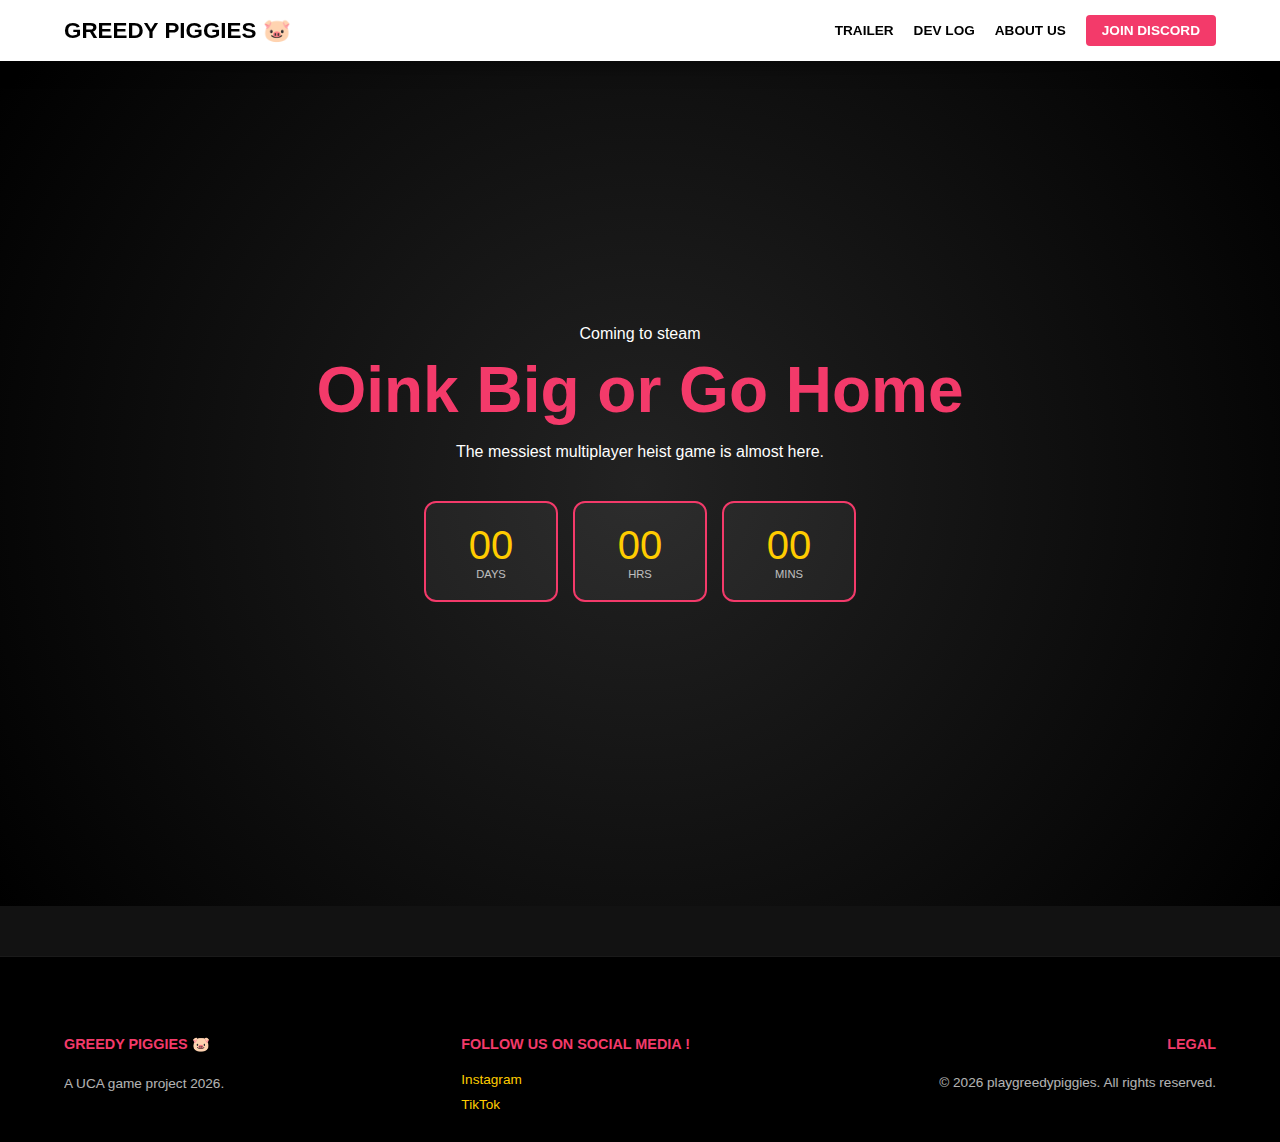
<file: index.html>
<!DOCTYPE html>
<html lang="en">
<head>
    <meta charset="UTF-8">
    <meta name="viewport" content="width=device-width, initial-scale=1.0">
    <title>Greedy Piggies | Home</title>
    <link rel="stylesheet" href="style.css">
</head>
<body>
   <nav>
    <a href="index.html" class="logo">GREEDY PIGGIES 🐷</a>
    
    <input type="checkbox" id="menu-toggle" class="menu-toggle">
    <label for="menu-toggle" class="hamburger">
        <span></span>
        <span></span>
        <span></span>
    </label>

    <div class="nav-links">
        <a href="trailer.html">Trailer</a>
        <a href="devlog.html">Dev Log</a>
        <a href="about.html">About Us</a>
        <a href="community.html" class="btn-nav">Join Discord</a>
    </div>
</nav> 
        
    <header class="hero">
        <div class="hero-content">
            <span class="badge">Coming to steam</span>
            <h1>Oink Big or Go Home</h1>
            <p>The messiest multiplayer heist game is almost here.</p>
            
            <div id="countdown">
                <div class="time-box"><span id="days">00</span><p>Days</p></div>
                <div class="time-box"><span id="hours">00</span><p>Hrs</p></div>
                <div class="time-box"><span id="mins">00</span><p>Mins</p></div>
            </div>
        </div>
    </header>
    <footer class="site-footer">
    <div class="footer-content">
        <div class="footer-section">
            <h4>Greedy Piggies 🐷</h4>
            <p>A UCA game project 2026.</p>
        </div>
        
        <div class="footer-section">
    <h4>Follow us on social media !</h4>
    <div class="social-icons">
        <a href="https://www.instagram.com/playgreedypiggies/" target="_blank" class="social-link">Instagram</a>
        <a href="https://www.tiktok.com/@playgreedypiggies?_r=1&_t=ZN-940TpQ4Ov70" target="_blank" class="social-link">TikTok</a>
    </div>
</div>

        <div class="footer-section">
            <h4>Legal</h4>
            <p>&copy; 2026 playgreedypiggies. All rights reserved.</p>
        </div>
    </div>
</footer>
    <script src="script.js"></script>
</body>
</html>
</file>
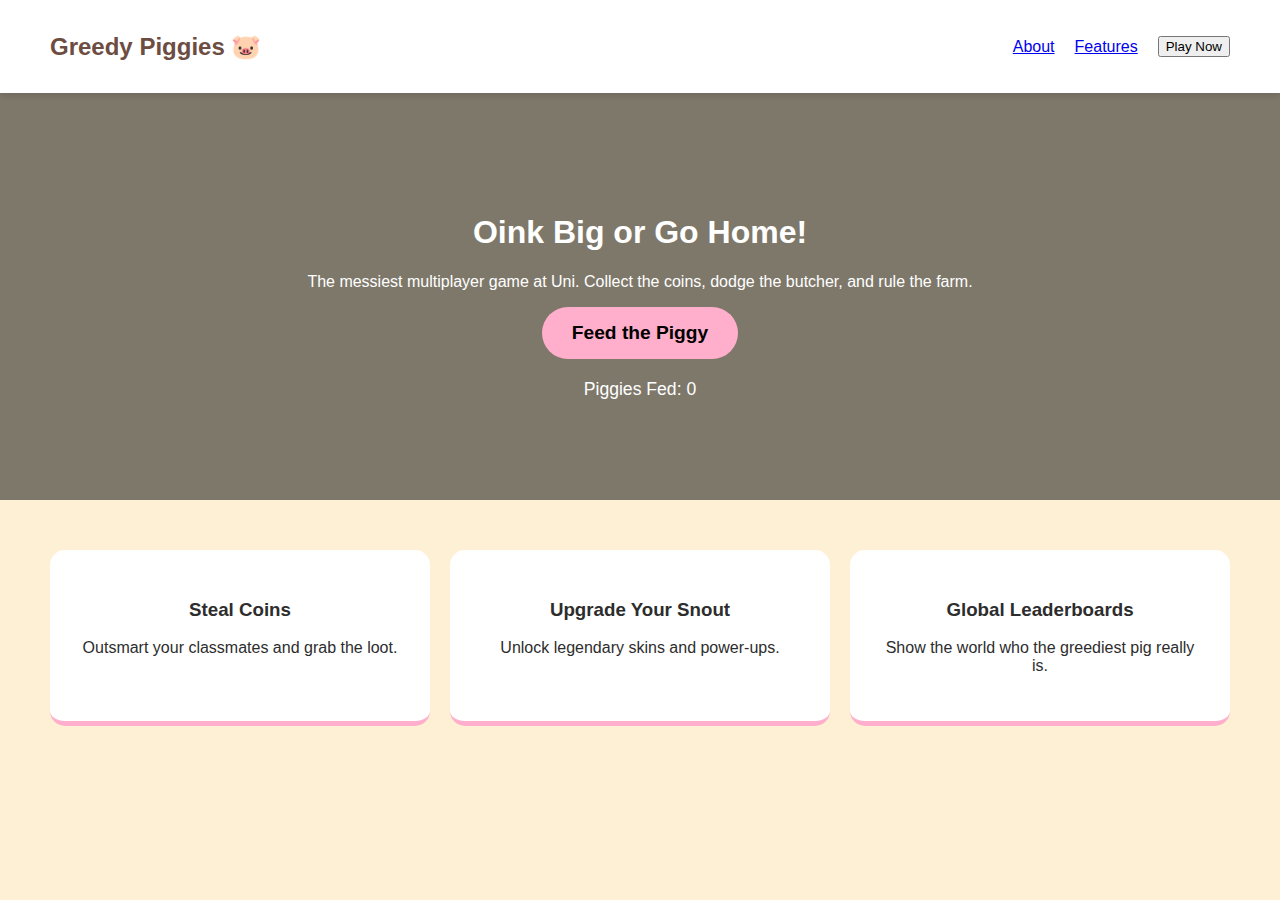
<file: .github/Website/index.html>
<!DOCTYPE html>
<html lang="en">
<head>
    <meta charset="UTF-8">
    <meta name="viewport" content="width=device-width, initial-scale=1.0">
    <title>Greedy Piggies | The Ultimate Heist</title>
    <link rel="stylesheet" href="style.css">
</head>
<body>
    <nav>
        <div class="logo">Greedy Piggies 🐷</div>
        <ul>
            <li><a href="#about">About</a></li>
            <li><a href="#features">Features</a></li>
            <li><button class="cta-nav">Play Now</button></li>
        </ul>
    </nav>

    <header class="hero">
        <h1>Oink Big or Go Home!</h1>
        <p>The messiest multiplayer game at Uni. Collect the coins, dodge the butcher, and rule the farm.</p>
        <button class="btn-main" onclick="piggyPop()">Feed the Piggy</button>
        <div id="counter-display">Piggies Fed: <span id="count">0</span></div>
    </header>

    <section id="features" class="grid">
        <div class="card">
            <h3>Steal Coins</h3>
            <p>Outsmart your classmates and grab the loot.</p>
        </div>
        <div class="card">
            <h3>Upgrade Your Snout</h3>
            <p>Unlock legendary skins and power-ups.</p>
        </div>
        <div class="card">
            <h3>Global Leaderboards</h3>
            <p>Show the world who the greediest pig really is.</p>
        </div>
    </section>

    <script src="script.js"></script>
</body>
</html>
</file>
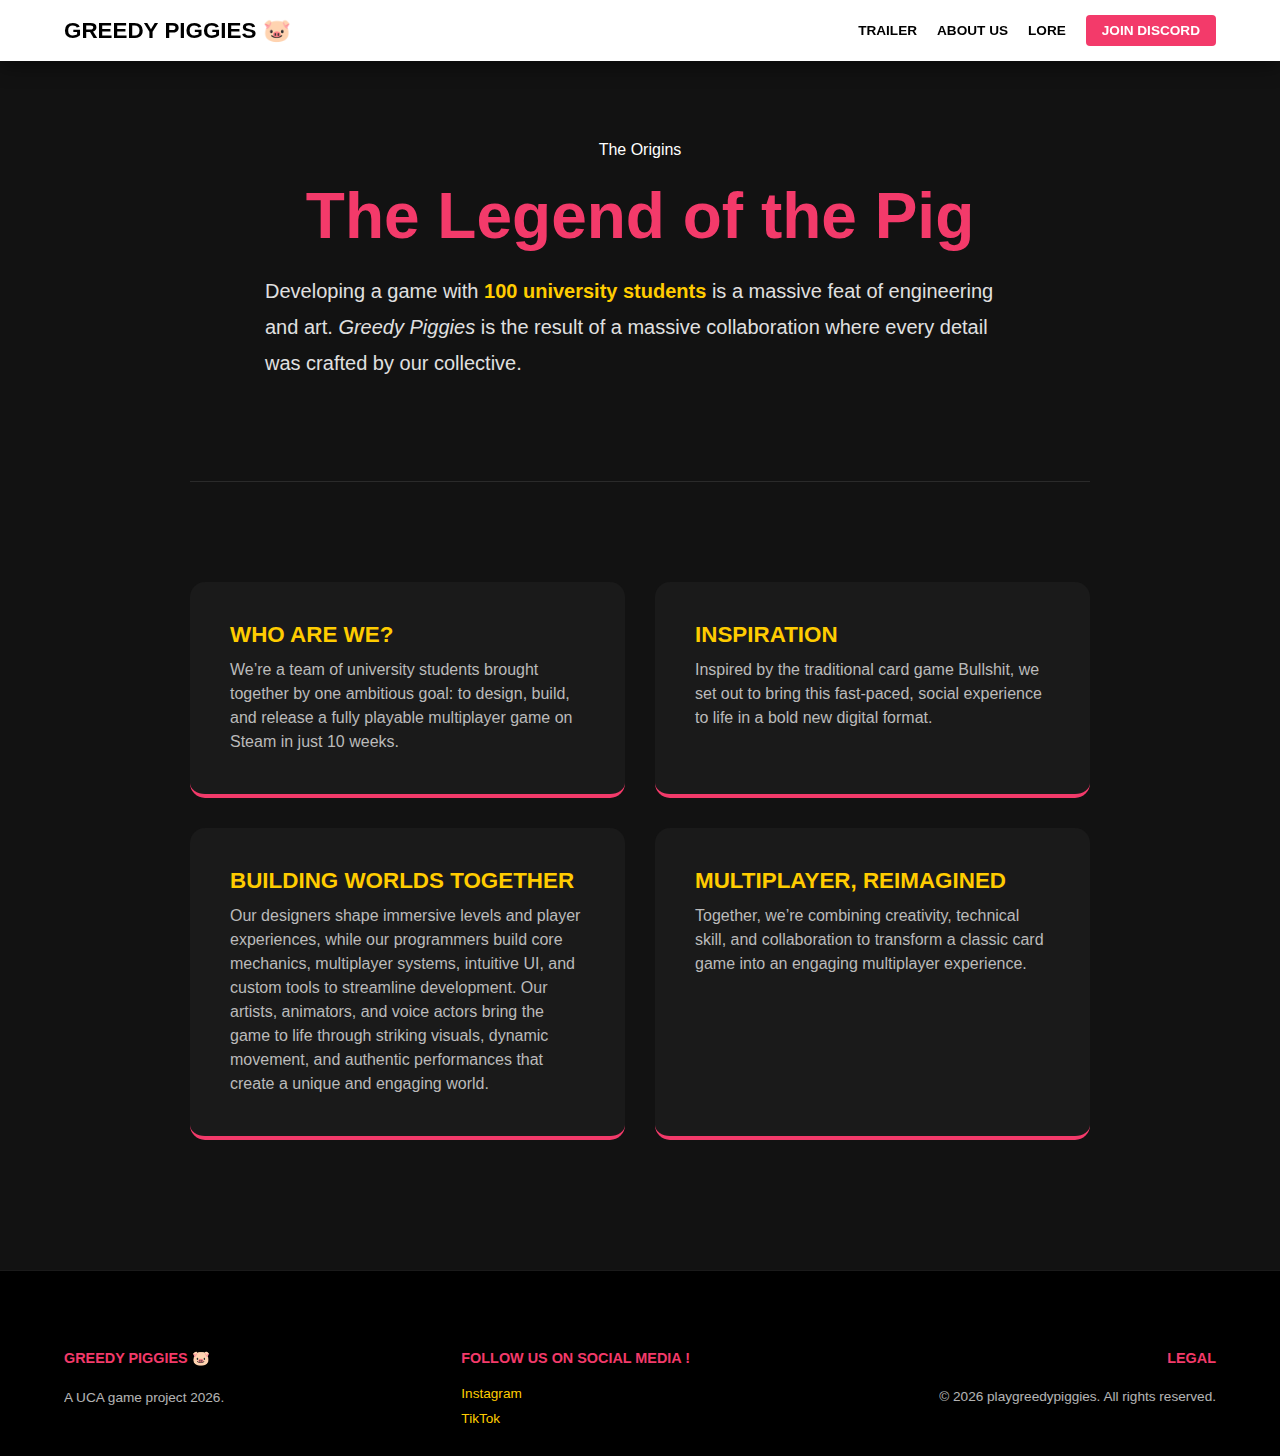
<file: about.html>
<!DOCTYPE html>
<html lang="en">
<head>
    <meta charset="UTF-8">
    <meta name="viewport" content="width=device-width, initial-scale=1.0">
    <title>About Us | Greedy Piggies</title>
    <link rel="stylesheet" href="style.css">
</head>
<body>

    <nav>
        <a href="index.html" class="logo">GREEDY PIGGIES 🐷</a>
        
        <input type="checkbox" id="menu-toggle" class="menu-toggle">
        <label for="menu-toggle" class="hamburger">
            <span></span>
            <span></span>
            <span></span>
        </label>

        <div class="nav-links">
            <a href="trailer.html">Trailer</a>
            <a href="about.html">About Us</a>
            <a href="lore.html">Lore</a>
            <a href="community.html" class="btn-nav">Join Discord</a>
        </div>
    </nav>

    <main class="container">
        <section class="backstory">
            <span class="badge">The Origins</span>
            <h1>The Legend of the Pig</h1>
            <div class="story-content">
                <p>Developing a game with <strong>100 university students</strong> is a massive feat of engineering and art. <em>Greedy Piggies</em> is the result of a massive collaboration where every detail was crafted by our collective.</p>
            </div>
        </section>

        <section class="team-overview">
            <div class="dept-grid">
                <div class="dept-box">
                    <h3>Who are we?</h3>
                    <p>We’re a team of university students brought together by one ambitious goal: to design, build, and release a fully playable multiplayer game on Steam in just 10 weeks.</p>
                </div>
                <div class="dept-box">
                    <h3>Inspiration</h3>
                    <p>Inspired by the traditional card game Bullshit, we set out to bring this fast-paced, social experience to life in a bold new digital format.</p>
                </div>
                <div class="dept-box">
                    <h3>Building Worlds Together</h3>
                    <p>Our designers shape immersive levels and player experiences, while our programmers build core mechanics, multiplayer systems, intuitive UI, and custom tools to streamline development. Our artists, animators, and voice actors bring the game to life through striking visuals, dynamic movement, and authentic performances that create a unique and engaging world.</p>
                </div>
                <div class="dept-box">
                    <h3>Multiplayer, Reimagined</h3>
                    <p>Together, we’re combining creativity, technical skill, and collaboration to transform a classic card game into an engaging multiplayer experience.</p>
                </div>
            </div>
        </section>
    </main>

    <footer class="site-footer">
        <div class="footer-content">
            <div class="footer-section">
                <h4>Greedy Piggies 🐷</h4>
                <p>A UCA game project 2026.</p>
            </div>
            
            <div class="footer-section">
                <h4>Follow us on social media !</h4>
                <div class="social-icons">
                    <a href="https://www.instagram.com/playgreedypiggies/" target="_blank" class="social-link">Instagram</a>
                    <a href="https://www.tiktok.com/@playgreedypiggies?_r=1&_t=ZN-940TpQ4Ov70" target="_blank" class="social-link">TikTok</a>
                </div>
            </div>

            <div class="footer-section">
                <h4>Legal</h4>
                <p>&copy; 2026 playgreedypiggies. All rights reserved.</p>
            </div>
        </div>
    </footer>

    <script src="script.js"></script> 
</body>
</html>
</file>
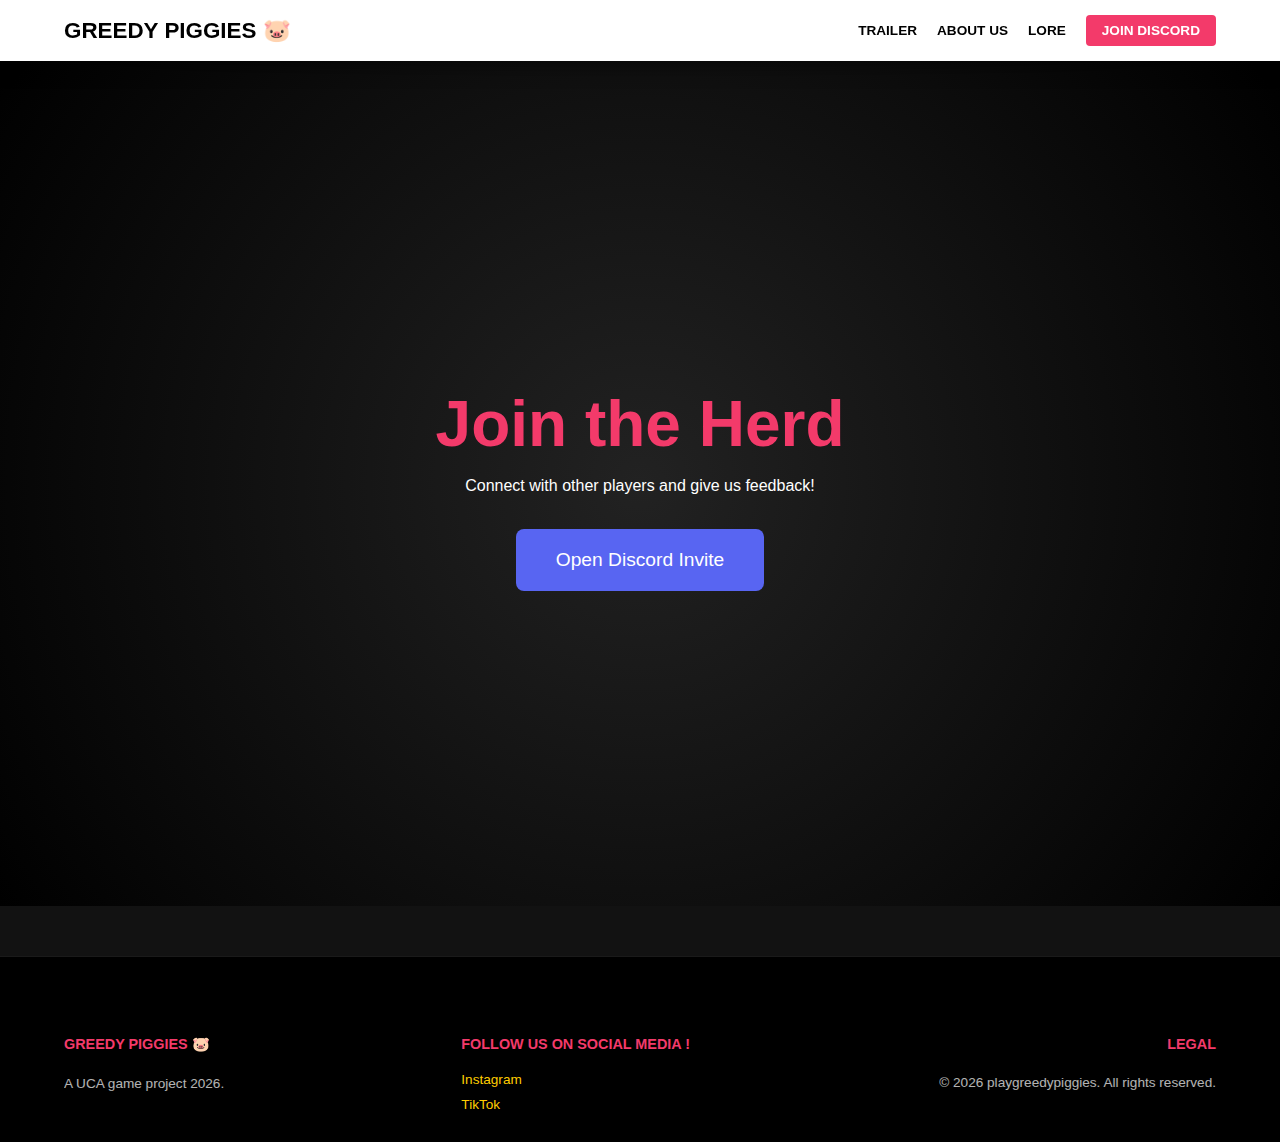
<file: community.html>
<!DOCTYPE html>
<html lang="en">
<head>
    <meta name="viewport" content="width=device-width, initial-scale=1.0">
    <meta charset="UTF-8">
    <title>Greedy Piggies | Community</title>
    <link rel="stylesheet" href="style.css">
</head>
<body>
   <nav>
    <a href="index.html" class="logo">GREEDY PIGGIES 🐷</a>
    
    <input type="checkbox" id="menu-toggle" class="menu-toggle">
    <label for="menu-toggle" class="hamburger">
        <span></span>
        <span></span>
        <span></span>
    </label>

    <div class="nav-links">
        <a href="trailer.html">Trailer</a>
        <a href="about.html">About Us</a>
         <a href="lore.html">Lore</a>
        <a href="community.html" class="btn-nav">Join Discord</a>
    </div>
</nav>

    <header class="hero">
        <div class="hero-content">
            <h1>Join the Herd</h1>
            <p>Connect with other players and give us feedback!</p>
            <br>
            <a href="https://discord.gg/r8yREHgmF9" class="btn-discord">Open Discord Invite</a>
        </div>
    </header>
    <footer class="site-footer">
        <div class="footer-content">
            <div class="footer-section">
                <h4>Greedy Piggies 🐷</h4>
                <p>A UCA game project 2026.</p>
            </div>
            
            <div class="footer-section">
                <h4>Follow us on social media !</h4>
                <div class="social-icons">
                    <a href="https://www.instagram.com/playgreedypiggies/" target="_blank" class="social-link">Instagram</a>
                    <a href="https://www.tiktok.com/@playgreedypiggies?_r=1&_t=ZN-940TpQ4Ov70" target="_blank" class="social-link">TikTok</a>
                </div>
            </div>

            <div class="footer-section">
                <h4>Legal</h4>
                <p>&copy; 2026 playgreedypiggies. All rights reserved.</p>
            </div>
        </div>
    </footer>

    <script src="script.js"></script> 
</body>
</html>
</file>
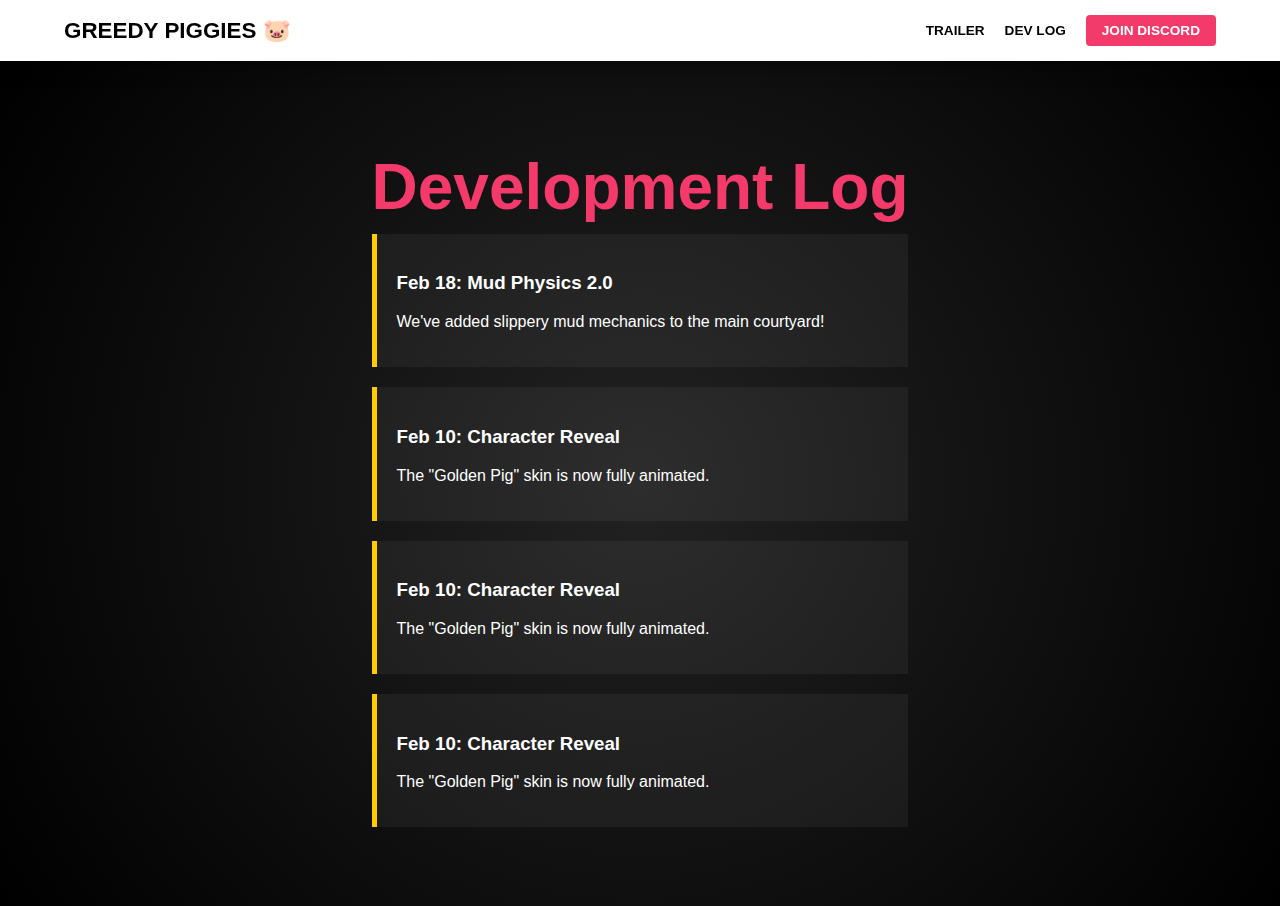
<file: devlog.html>
<!DOCTYPE html>
<html lang="en">
<head>
    <meta charset="UTF-8">
    <title>Greedy Piggies | Dev Log</title>
    <link rel="stylesheet" href="style.css">
</head>
<body>
    <nav>
        <a href="index.html" class="logo">GREEDY PIGGIES 🐷</a>
        <div class="nav-links">
            <a href="trailer.html">Trailer</a>
            <a href="devlog.html">Dev Log</a>
            <a href="community.html" class="btn-nav">Join Discord</a>
        </div>
    </nav>

    <header class="hero">
        <div class="hero-content">
            <h1>Development Log</h1>
            <div class="dev-container">
                <div class="log-entry">
                    <h3>Feb 18: Mud Physics 2.0</h3>
                    <p>We've added slippery mud mechanics to the main courtyard!</p>
                </div>
                <div class="log-entry">
                    <h3>Feb 10: Character Reveal</h3>
                    <p>The "Golden Pig" skin is now fully animated.</p>
                </div>
                 <div class="log-entry">
                    <h3>Feb 10: Character Reveal</h3>
                    <p>The "Golden Pig" skin is now fully animated.</p>
                </div>
                 <div class="log-entry">
                    <h3>Feb 10: Character Reveal</h3>
                    <p>The "Golden Pig" skin is now fully animated.</p>
                </div>
            </div>
        </div>
    </header>
</body>
</html>
</file>
<file: style.css>
:root {
    --pig-pink: #F33A6A;
    --gold: #ffcc00;
    --bg-dark: #121212;
    --nav-white: #ffffff;
}

body {
    margin: 0;
    font-family: 'Arial Black', Gadget, sans-serif;
    background: var(--bg-dark);
    color: white;
}

/* --- NEW RESPONSIVE NAVIGATION --- */
nav {
    display: flex;
    justify-content: space-between;
    align-items: center;
    padding: 15px 5%;
    background: var(--nav-white);
    position: sticky;
    top: 0;
    z-index: 1000;
    box-shadow: 0 4px 20px rgba(0,0,0,0.5);
}

.logo { 
    color: #000; 
    text-decoration: none; 
    font-size: 1.4rem; 
    font-weight: bold;
}

/* Hamburger Logic */
.menu-toggle { display: none; }

.hamburger {
    display: none; /* Hidden on desktop */
    cursor: pointer;
    flex-direction: column;
    gap: 5px;
}

.hamburger span {
    display: block;
    width: 25px;
    height: 3px;
    background: #000;
    border-radius: 3px;
    transition: 0.3s;
}

.nav-links {
    display: flex;
    align-items: center;
    gap: 20px;
}

.nav-links a {
    color: #000;
    text-decoration: none;
    font-size: 0.85rem;
    text-transform: uppercase;
    font-weight: bold;
}

.nav-links a:hover {
    color: var(--pig-pink);
}

.btn-nav {
    background: var(--pig-pink);
    color: white !important;
    padding: 8px 16px;
    border-radius: 4px;
}

/* --- HERO & COUNTDOWN --- */
.hero {
    min-height: 85vh;
    display: flex;
    align-items: center;
    justify-content: center;
    text-align: center;
    background: radial-gradient(circle, #222 0%, #000 100%);
    padding: 40px 20px;
}

h1 { font-size: 4rem; color: var(--pig-pink); margin: 10px 0; }

#countdown {
    display: flex;
    justify-content: center;
    gap: 15px;
    margin: 40px 0;
}

.time-box {
    background: rgba(255,255,255,0.05);
    border: 2px solid var(--pig-pink);
    padding: 20px;
    border-radius: 12px;
    min-width: 90px;
}

.time-box span { font-size: 2.5rem; color: var(--gold); display: block; }
.time-box p { margin: 0; font-size: 0.7rem; text-transform: uppercase; opacity: 0.7; }

/* --- PAGE CONTAINERS --- */
.container {
    max-width: 900px;
    margin: 0 auto;
    padding: 80px 20px;
}

.media-container {
    width: 80%;
    max-width: 800px;
    height: 400px;
    background: #1a1a1a;
    border: 4px solid var(--pig-pink);
    margin: 20px auto;
    display: flex;
    align-items: center;
    justify-content: center;
}

.dev-container {
    display: flex;
    flex-direction: column;
    gap: 20px;
    max-width: 600px;
    margin: 0 auto;
}

.log-entry {
    background: rgba(255,255,255,0.05);
    padding: 20px;
    border-left: 5px solid var(--gold);
    text-align: left;
}

/* --- ABOUT US & BACKSTORY --- */
.backstory {
    text-align: center;
    margin-bottom: 100px;
}

.backstory h1 {
    font-size: 4rem;
    color: var(--pig-pink);
    margin: 20px 0;
}

.story-content {
    font-size: 1.25rem;
    line-height: 1.8;
    color: #e0e0e0;
    text-align: left;
    max-width: 750px;
    margin: 0 auto;
}

.story-content p { margin-bottom: 25px; }
.story-content strong { color: var(--gold); }

.team-overview {
    text-align: center;
    padding-top: 50px;
    border-top: 1px solid rgba(255,255,255,0.1);
}

.team-overview h2 { font-size: 2.5rem; color: white; }

.dept-grid {
    display: grid;
    grid-template-columns: repeat(2, 1fr);
    gap: 30px;
    margin-top: 50px;
}

.dept-box {
    background: #1a1a1a;
    padding: 40px;
    border-radius: 15px;
    text-align: left;
    transition: transform 0.3s ease;
    border-bottom: 4px solid var(--pig-pink);
}

.dept-box:hover { transform: translateY(-5px); }

.dept-box h3 {
    margin: 0 0 10px 0;
    color: var(--gold);
    font-size: 1.4rem;
    text-transform: uppercase;
}

.dept-box p { color: #bbb; font-size: 1rem; line-height: 1.5; margin: 0; }

/* --- FOOTER --- */
.site-footer {
    background: #000000;
    color: #ffffff;
    padding: 60px 5% 30px 5%;
    border-top: 1px solid rgba(255, 255, 255, 0.1);
    margin-top: 50px;
}

.footer-content {
    display: grid;
    grid-template-columns: repeat(auto-fit, minmax(200px, 1fr));
    gap: 40px;
    max-width: 1200px;
    margin: 0 auto;
}

.footer-section h4 {
    color: var(--pig-pink);
    text-transform: uppercase;
    font-size: 0.9rem;
    margin-bottom: 20px;
}

.footer-section p { font-size: 0.85rem; line-height: 1.6; opacity: 0.7; }

.social-icons { display: flex; flex-direction: column; gap: 10px; }

.social-link {
    color: var(--gold);
    text-decoration: none;
    font-size: 0.85rem;
    transition: color 0.3s ease;
}

.social-link:hover { color: white; }
.footer-section:last-child { text-align: right; }

.btn-discord {
    background: #5865F2;
    color: white;
    padding: 20px 40px;
    text-decoration: none;
    border-radius: 8px;
    font-size: 1.2rem;
    transition: transform 0.2s;
    display: inline-block;
}

/* --- SHARED MOBILE RESPONSIVENESS --- */
@media (max-width: 768px) {
    /* Nav Mobile */
    .hamburger { display: flex; }
    
    .nav-links {
        display: none; 
        position: absolute;
        top: 100%;
        left: 0;
        width: 100%;
        background: #ffffff;
        flex-direction: column;
        padding: 20px 0;
        box-shadow: 0 10px 20px rgba(0,0,0,0.2);
    }

    .menu-toggle:checked ~ .nav-links { display: flex; }

    /* Nav Animation */
    .menu-toggle:checked ~ .hamburger span:nth-child(1) { transform: translateY(8px) rotate(45deg); }
    .menu-toggle:checked ~ .hamburger span:nth-child(2) { opacity: 0; }
    .menu-toggle:checked ~ .hamburger span:nth-child(3) { transform: translateY(-8px) rotate(-45deg); }

    /* Footer Mobile */
    .footer-section, .footer-section:last-child { text-align: center; }
    .social-icons { align-items: center; }

    /* Content Mobile */
    h1, .backstory h1 { font-size: 2.5rem; }
    .dept-grid { grid-template-columns: 1fr; }
    .stats-grid { grid-template-columns: 1fr 1fr; }
    #countdown { flex-wrap: wrap; }
}
</file>
<file: .github/Website/style.css>
:root {
    --pig-pink: #ffafcc;
    --mud-brown: #6d4c41;
    --gold: #ffd700;
    --dark: #2d2d2d;
}

body {
    font-family: 'Segoe UI', Tahoma, Geneva, Verdana, sans-serif;
    margin: 0;
    background-color: #fdf0d5;
    color: var(--dark);
}

nav {
    display: flex;
    justify-content: space-between;
    padding: 20px 50px;
    background: white;
    align-items: center;
    box-shadow: 0 4px 6px rgba(0,0,0,0.1);
}

.logo { font-size: 1.5rem; font-weight: bold; color: var(--mud-brown); }

ul { list-style: none; display: flex; gap: 20px; align-items: center; }

.hero {
    text-align: center;
    padding: 100px 20px;
    background: linear-gradient(rgba(0,0,0,0.5), rgba(0,0,0,0.5)), url('https://via.placeholder.com/1200x600'); /* Replace with game art */
    background-size: cover;
    color: white;
}

.btn-main {
    background: var(--pig-pink);
    border: none;
    padding: 15px 30px;
    font-size: 1.2rem;
    border-radius: 50px;
    cursor: pointer;
    font-weight: bold;
    transition: transform 0.2s;
}

.btn-main:hover { transform: scale(1.1); background: #ff8fab; }

#counter-display { margin-top: 20px; font-size: 1.1rem; }

.grid {
    display: grid;
    grid-template-columns: repeat(auto-fit, minmax(250px, 1fr));
    gap: 20px;
    padding: 50px;
}

.card {
    background: white;
    padding: 30px;
    border-radius: 15px;
    text-align: center;
    border-bottom: 5px solid var(--pig-pink);
}
</file>
